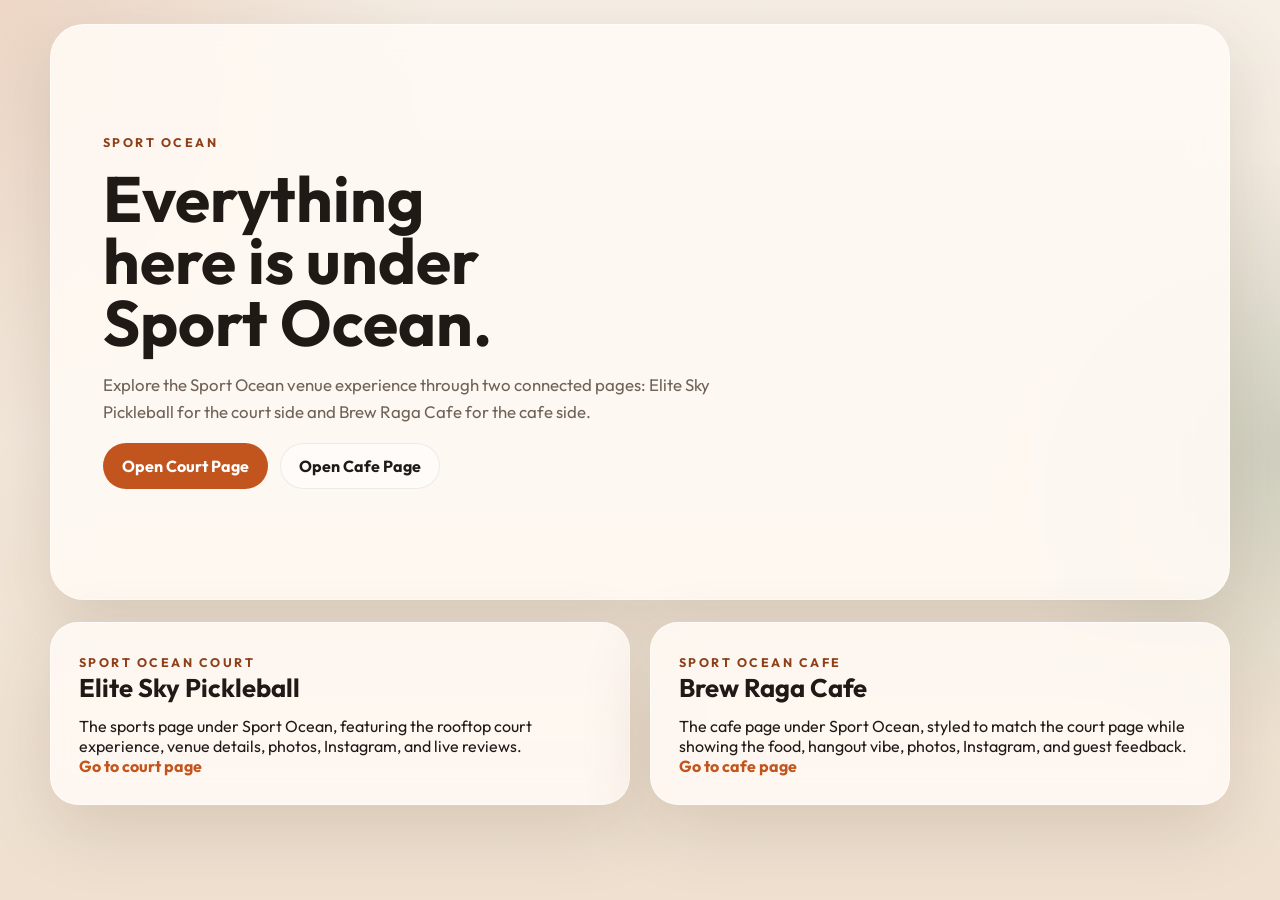
<file: index.html>
<!DOCTYPE html>
<html lang="en">
<head>
  <meta charset="UTF-8">
  <meta name="viewport" content="width=device-width, initial-scale=1.0">
  <title>Sport Ocean</title>
  <link rel="preconnect" href="https://fonts.googleapis.com">
  <link rel="preconnect" href="https://fonts.gstatic.com" crossorigin>
  <link href="https://fonts.googleapis.com/css2?family=Outfit:wght@300;400;500;600;700;800&display=swap" rel="stylesheet">
  <link rel="stylesheet" href="./styles.css">
</head>
<body class="landing-page">
  <main class="landing-shell">
    <section class="landing-hero">
      <p class="eyebrow">Sport Ocean</p>
      <h1>Everything here is under Sport Ocean.</h1>
      <p class="hero-copy">
        Explore the Sport Ocean venue experience through two connected pages: Elite Sky Pickleball for the court side and Brew Raga Cafe for the cafe side.
      </p>
      <div class="landing-actions">
        <a class="primary-btn" href="./pickleball.html">Open Court Page</a>
        <a class="ghost-btn" href="./cafe.html">Open Cafe Page</a>
      </div>
    </section>

    <section class="landing-grid">
      <article class="landing-card">
        <span class="card-kicker">Sport Ocean Court</span>
        <h2>Elite Sky Pickleball</h2>
        <p>The sports page under Sport Ocean, featuring the rooftop court experience, venue details, photos, Instagram, and live reviews.</p>
        <a href="./pickleball.html">Go to court page</a>
      </article>

      <article class="landing-card">
        <span class="card-kicker">Sport Ocean Cafe</span>
        <h2>Brew Raga Cafe</h2>
        <p>The cafe page under Sport Ocean, styled to match the court page while showing the food, hangout vibe, photos, Instagram, and guest feedback.</p>
        <a href="./cafe.html">Go to cafe page</a>
      </article>
    </section>
  </main>
</body>
</html>
</file>
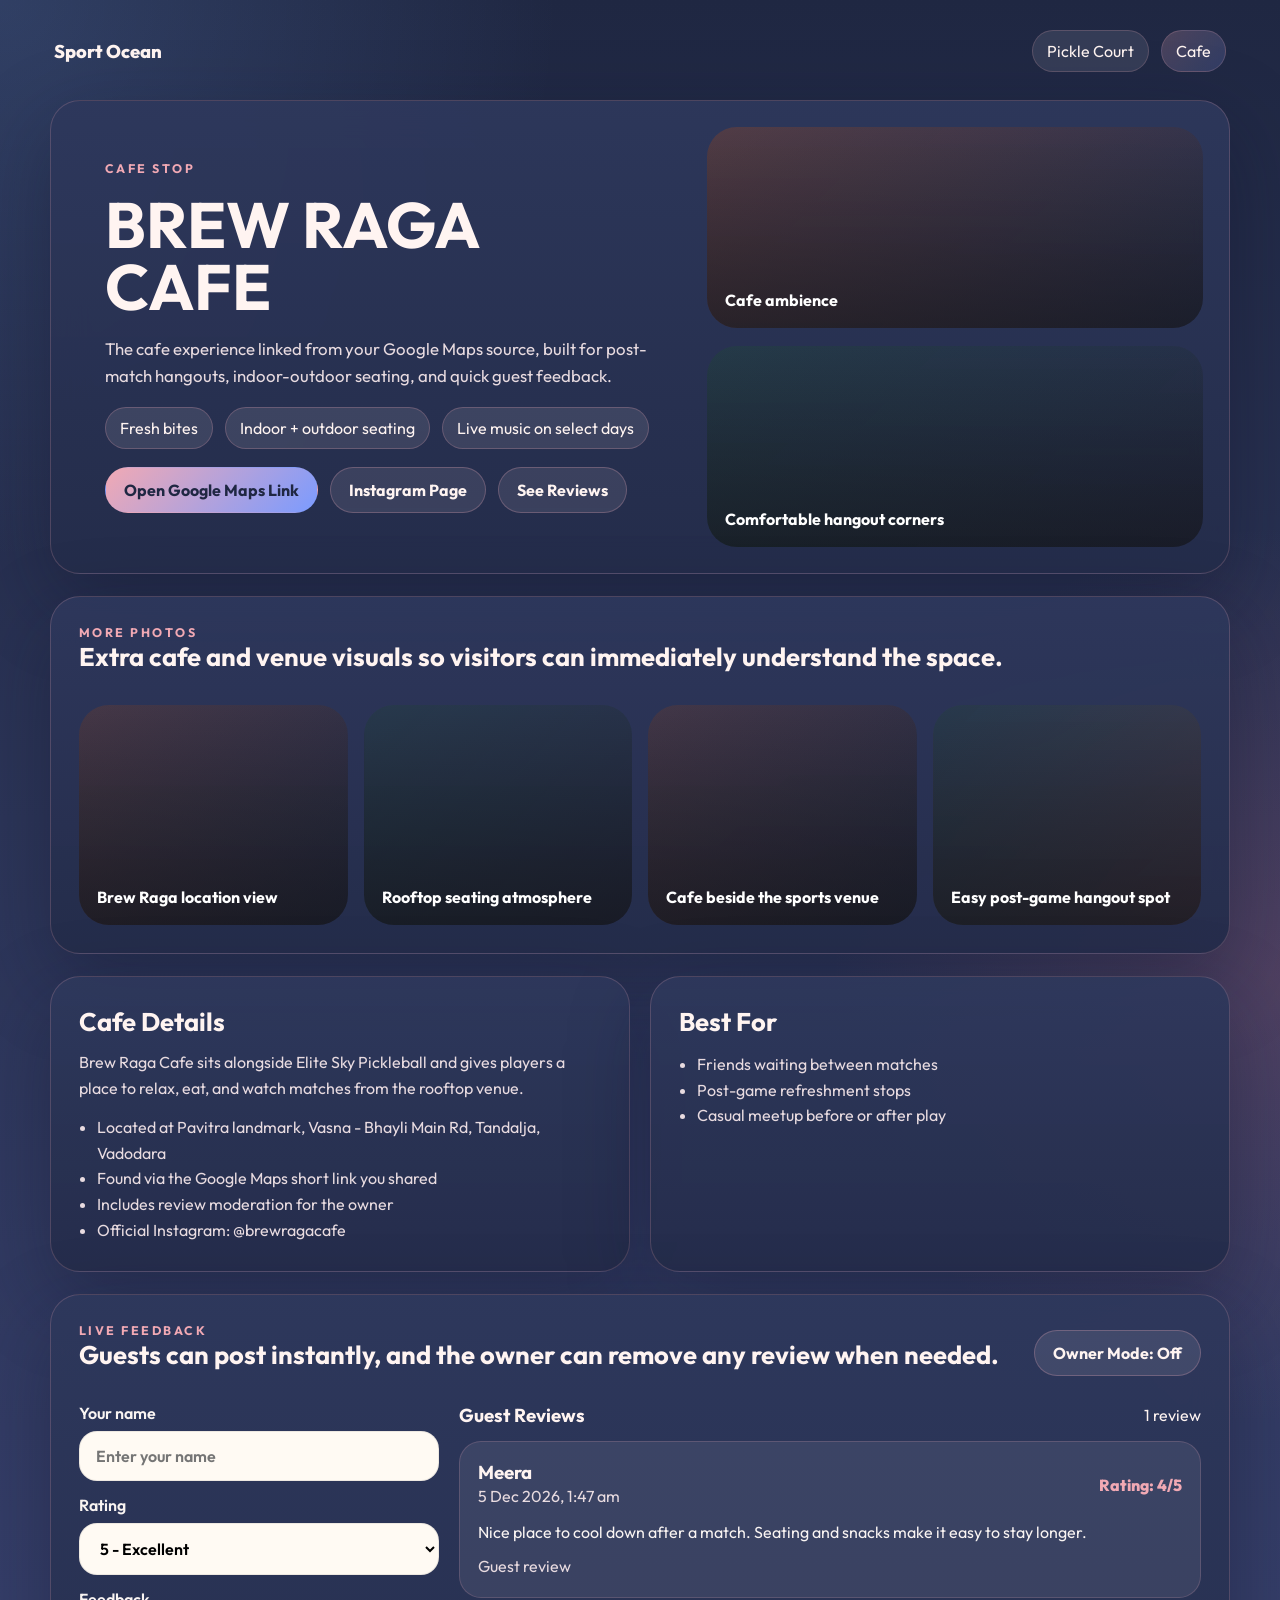
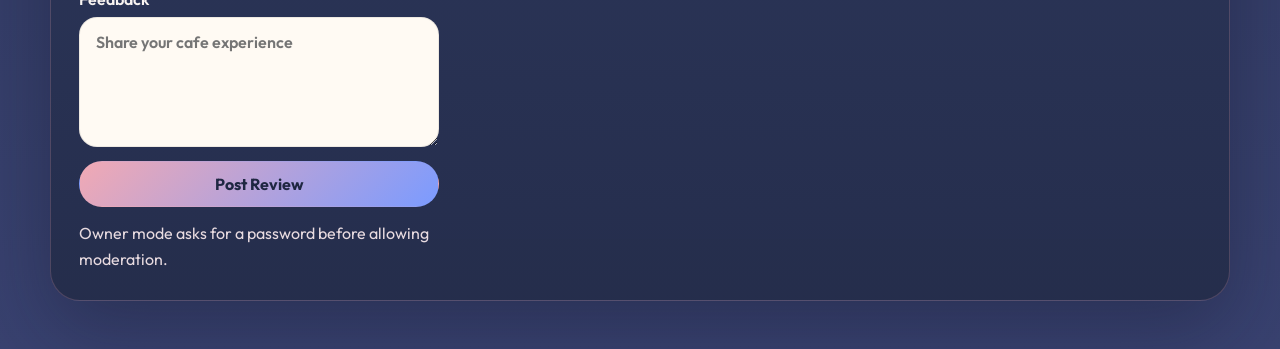
<file: cafe.html>
<!DOCTYPE html>
<html lang="en">
<head>
  <meta charset="UTF-8">
  <meta name="viewport" content="width=device-width, initial-scale=1.0">
  <title>Brew Raga Cafe</title>
  <link rel="preconnect" href="https://fonts.googleapis.com">
  <link rel="preconnect" href="https://fonts.gstatic.com" crossorigin>
  <link href="https://fonts.googleapis.com/css2?family=Outfit:wght@300;400;500;600;700;800&display=swap" rel="stylesheet">
  <link rel="stylesheet" href="./styles.css">
</head>
<body data-venue="cafe">
  <main class="venue-shell">
    <nav class="topbar">
      <a class="brand-mark" href="./index.html">Sport Ocean</a>
      <div class="topbar-links">
        <a href="./pickleball.html">Pickle Court</a>
        <a href="./cafe.html" aria-current="page">Cafe</a>
      </div>
    </nav>

    <section class="hero-section cafe-hero">
      <div class="hero-copy-block">
        <p class="eyebrow">Cafe Stop</p>
        <h1>BREW RAGA CAFE</h1>
        <p class="hero-copy">
          The cafe experience linked from your Google Maps source, built for post-match hangouts, indoor-outdoor seating, and quick guest feedback.
        </p>
        <div class="meta-cluster">
          <span>Fresh bites</span>
          <span>Indoor + outdoor seating</span>
          <span>Live music on select days</span>
        </div>
        <div class="hero-actions">
          <a class="primary-btn" href="https://maps.app.goo.gl/JNR88HnbmmFS7pEm9" target="_blank" rel="noreferrer">Open Google Maps Link</a>
          <a class="ghost-btn" href="https://www.instagram.com/brewragacafe?igsh=MWx5dDA2NWZ0aG1iMQ==" target="_blank" rel="noreferrer">Instagram Page</a>
          <a class="ghost-btn" href="#reviews">See Reviews</a>
        </div>
      </div>

      <div class="visual-panel">
        <div class="image-stack">
          <div class="venue-photo venue-photo-cafe-1">
            <span>Cafe ambience</span>
          </div>
          <div class="venue-photo venue-photo-cafe-2">
            <span>Comfortable hangout corners</span>
          </div>
        </div>
      </div>
    </section>

    <section class="gallery-section">
      <div class="section-heading gallery-heading">
        <div>
          <p class="eyebrow">More Photos</p>
          <h2>Extra cafe and venue visuals so visitors can immediately understand the space.</h2>
        </div>
      </div>
      <div class="photo-gallery">
        <div class="gallery-photo gallery-cafe-1"><span>Brew Raga location view</span></div>
        <div class="gallery-photo gallery-cafe-2"><span>Rooftop seating atmosphere</span></div>
        <div class="gallery-photo gallery-cafe-3"><span>Cafe beside the sports venue</span></div>
        <div class="gallery-photo gallery-cafe-4"><span>Easy post-game hangout spot</span></div>
      </div>
    </section>

    <section class="details-grid">
      <article class="detail-card">
        <h2>Cafe Details</h2>
        <p>Brew Raga Cafe sits alongside Elite Sky Pickleball and gives players a place to relax, eat, and watch matches from the rooftop venue.</p>
        <ul>
          <li>Located at Pavitra landmark, Vasna - Bhayli Main Rd, Tandalja, Vadodara</li>
          <li>Found via the Google Maps short link you shared</li>
          <li>Includes review moderation for the owner</li>
          <li>Official Instagram: @brewragacafe</li>
        </ul>
      </article>

      <article class="detail-card">
        <h2>Best For</h2>
        <ul>
          <li>Friends waiting between matches</li>
          <li>Post-game refreshment stops</li>
          <li>Casual meetup before or after play</li>
        </ul>
      </article>
    </section>

    <section class="reviews-section" id="reviews">
      <div class="section-heading">
        <div>
          <p class="eyebrow">Live Feedback</p>
          <h2>Guests can post instantly, and the owner can remove any review when needed.</h2>
        </div>
        <button class="owner-toggle" type="button" data-owner-toggle>Owner Mode: Off</button>
      </div>

      <div class="reviews-layout">
        <form class="review-form" data-review-form>
          <label>
            Your name
            <input type="text" name="name" maxlength="40" placeholder="Enter your name" required>
          </label>
          <label>
            Rating
            <select name="rating" required>
              <option value="5">5 - Excellent</option>
              <option value="4">4 - Very good</option>
              <option value="3">3 - Good</option>
              <option value="2">2 - Okay</option>
              <option value="1">1 - Needs work</option>
            </select>
          </label>
          <label>
            Feedback
            <textarea name="message" rows="5" maxlength="280" placeholder="Share your cafe experience" required></textarea>
          </label>
          <button class="primary-btn wide-btn" type="submit">Post Review</button>
          <p class="form-note">Owner mode asks for a password before allowing moderation.</p>
        </form>

        <div class="review-feed">
          <div class="feed-header">
            <h3>Guest Reviews</h3>
            <p data-review-count>0 reviews</p>
          </div>
          <div class="review-list" data-review-list></div>
        </div>
      </div>
    </section>
  </main>

  <script src="./app.js"></script>
</body>
</html>
</file>
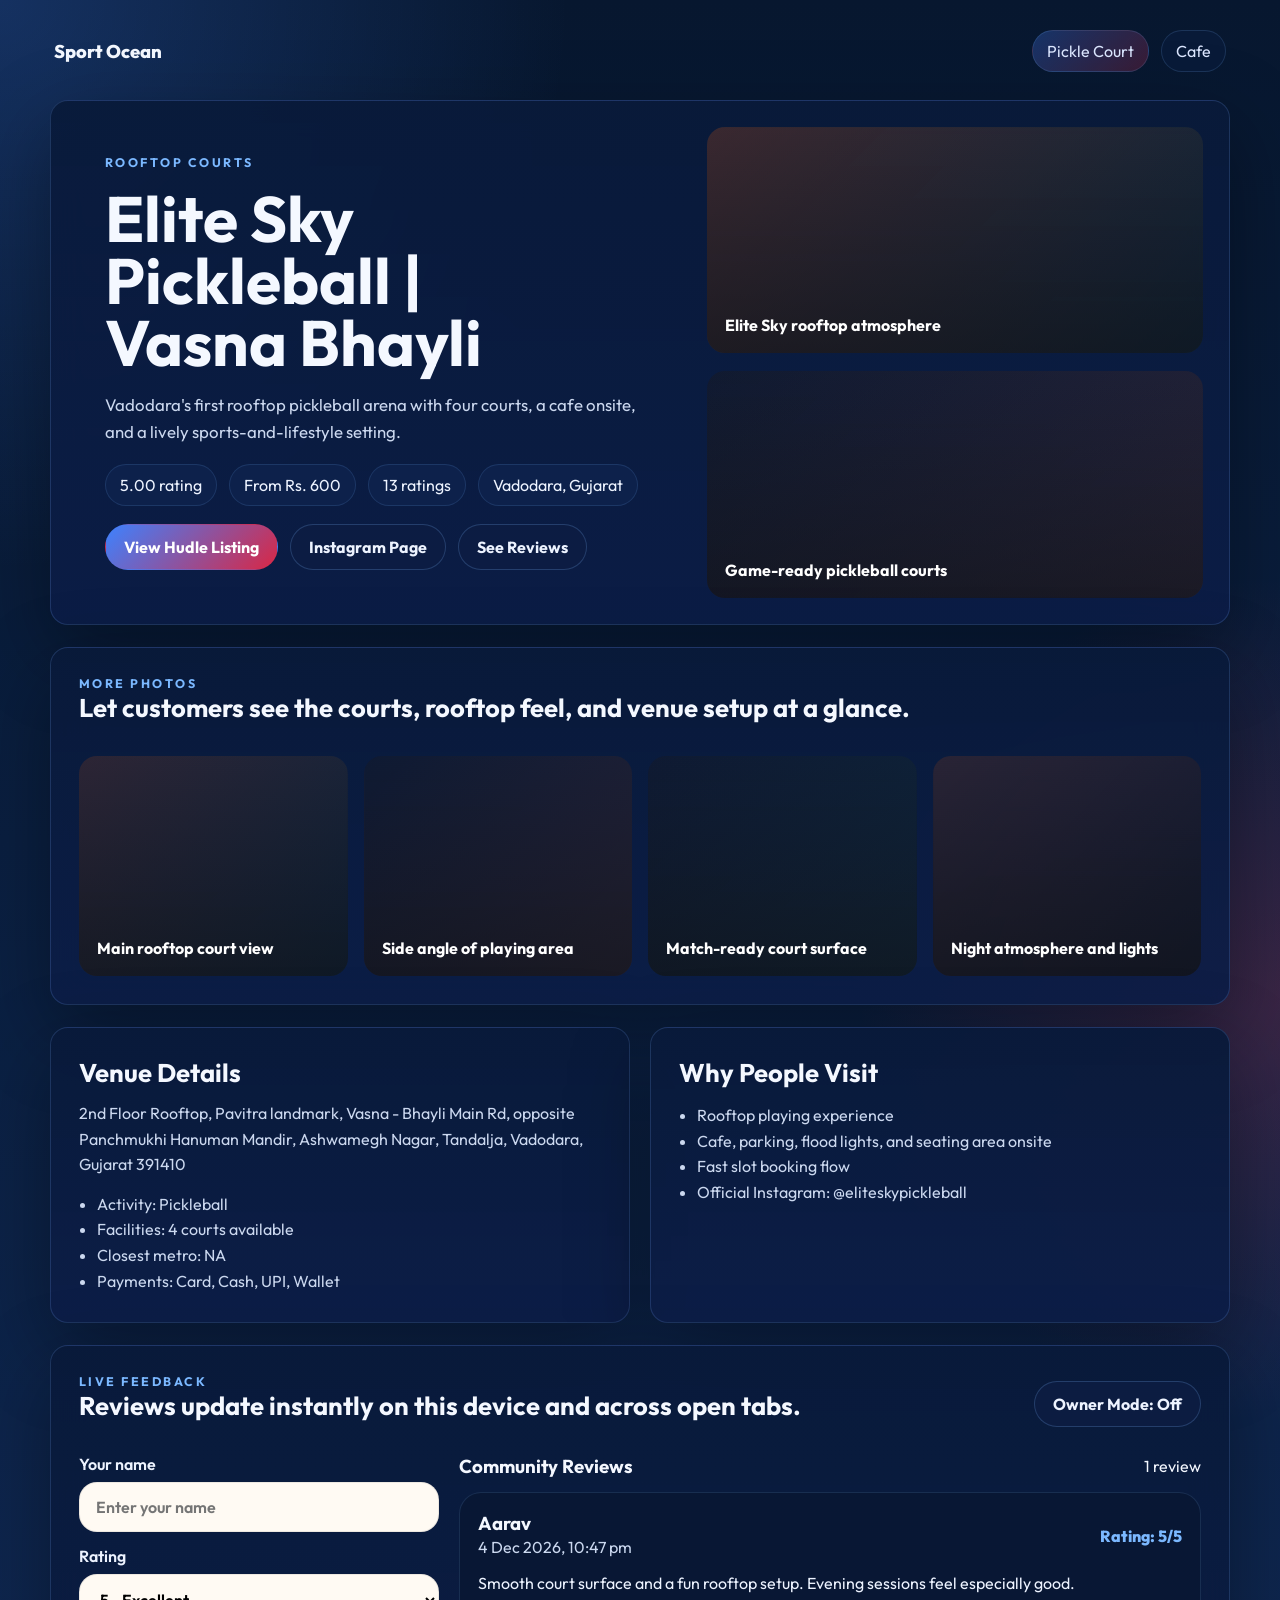
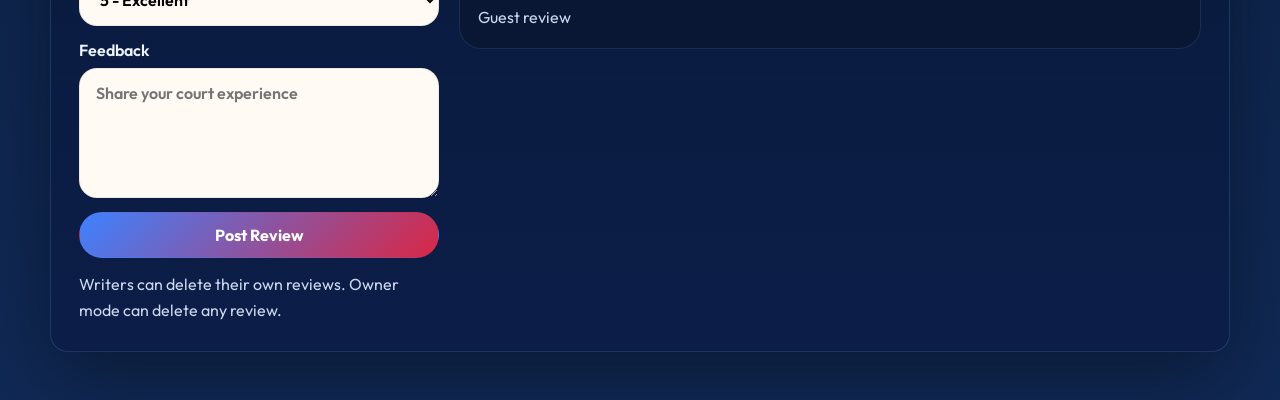
<file: pickleball.html>
<!DOCTYPE html>
<html lang="en">
<head>
  <meta charset="UTF-8">
  <meta name="viewport" content="width=device-width, initial-scale=1.0">
  <title>Elite Sky Pickleball</title>
  <link rel="preconnect" href="https://fonts.googleapis.com">
  <link rel="preconnect" href="https://fonts.gstatic.com" crossorigin>
  <link href="https://fonts.googleapis.com/css2?family=Outfit:wght@300;400;500;600;700;800&display=swap" rel="stylesheet">
  <link rel="stylesheet" href="./styles.css">
</head>
<body data-venue="pickleball">
  <main class="venue-shell">
    <nav class="topbar">
      <a class="brand-mark" href="./index.html">Sport Ocean</a>
      <div class="topbar-links">
        <a href="./pickleball.html" aria-current="page">Pickle Court</a>
        <a href="./cafe.html">Cafe</a>
      </div>
    </nav>

    <section class="hero-section">
      <div class="hero-copy-block">
        <p class="eyebrow">Rooftop Courts</p>
        <h1>Elite Sky Pickleball | Vasna Bhayli</h1>
        <p class="hero-copy">
          Vadodara's first rooftop pickleball arena with four courts, a cafe onsite, and a lively sports-and-lifestyle setting.
        </p>
        <div class="meta-cluster">
          <span>5.00 rating</span>
          <span>From Rs. 600</span>
          <span>13 ratings</span>
          <span>Vadodara, Gujarat</span>
        </div>
        <div class="hero-actions">
          <a class="primary-btn" href="https://hudle.in/venues/elite-sky-pickleball/165867" target="_blank" rel="noreferrer">View Hudle Listing</a>
          <a class="ghost-btn" href="https://www.instagram.com/eliteskypickleball?igsh=eHVvZG51dTd5djdr" target="_blank" rel="noreferrer">Instagram Page</a>
          <a class="ghost-btn" href="#reviews">See Reviews</a>
        </div>
      </div>

      <div class="visual-panel">
        <div class="image-stack">
          <div class="venue-photo venue-photo-pickle-1">
            <span>Elite Sky rooftop atmosphere</span>
          </div>
          <div class="venue-photo venue-photo-pickle-2">
            <span>Game-ready pickleball courts</span>
          </div>
        </div>
      </div>
    </section>

    <section class="gallery-section">
      <div class="section-heading gallery-heading">
        <div>
          <p class="eyebrow">More Photos</p>
          <h2>Let customers see the courts, rooftop feel, and venue setup at a glance.</h2>
        </div>
      </div>
      <div class="photo-gallery">
        <div class="gallery-photo gallery-pickle-1"><span>Main rooftop court view</span></div>
        <div class="gallery-photo gallery-pickle-2"><span>Side angle of playing area</span></div>
        <div class="gallery-photo gallery-pickle-3"><span>Match-ready court surface</span></div>
        <div class="gallery-photo gallery-pickle-4"><span>Night atmosphere and lights</span></div>
      </div>
    </section>

    <section class="details-grid">
      <article class="detail-card">
        <h2>Venue Details</h2>
        <p>2nd Floor Rooftop, Pavitra landmark, Vasna - Bhayli Main Rd, opposite Panchmukhi Hanuman Mandir, Ashwamegh Nagar, Tandalja, Vadodara, Gujarat 391410</p>
        <ul>
          <li>Activity: Pickleball</li>
          <li>Facilities: 4 courts available</li>
          <li>Closest metro: NA</li>
          <li>Payments: Card, Cash, UPI, Wallet</li>
        </ul>
      </article>

      <article class="detail-card">
        <h2>Why People Visit</h2>
        <ul>
          <li>Rooftop playing experience</li>
          <li>Cafe, parking, flood lights, and seating area onsite</li>
          <li>Fast slot booking flow</li>
          <li>Official Instagram: @eliteskypickleball</li>
        </ul>
      </article>
    </section>

    <section class="reviews-section" id="reviews">
      <div class="section-heading">
        <div>
          <p class="eyebrow">Live Feedback</p>
          <h2>Reviews update instantly on this device and across open tabs.</h2>
        </div>
        <button class="owner-toggle" type="button" data-owner-toggle>Owner Mode: Off</button>
      </div>

      <div class="reviews-layout">
        <form class="review-form" data-review-form>
          <label>
            Your name
            <input type="text" name="name" maxlength="40" placeholder="Enter your name" required>
          </label>
          <label>
            Rating
            <select name="rating" required>
              <option value="5">5 - Excellent</option>
              <option value="4">4 - Very good</option>
              <option value="3">3 - Good</option>
              <option value="2">2 - Okay</option>
              <option value="1">1 - Needs work</option>
            </select>
          </label>
          <label>
            Feedback
            <textarea name="message" rows="5" maxlength="280" placeholder="Share your court experience" required></textarea>
          </label>
          <button class="primary-btn wide-btn" type="submit">Post Review</button>
          <p class="form-note">Writers can delete their own reviews. Owner mode can delete any review.</p>
        </form>

        <div class="review-feed">
          <div class="feed-header">
            <h3>Community Reviews</h3>
            <p data-review-count>0 reviews</p>
          </div>
          <div class="review-list" data-review-list></div>
        </div>
      </div>
    </section>
  </main>

  <script src="./app.js"></script>
</body>
</html>
</file>
<file: styles.css>
:root {
  --bg: #f6efe4;
  --surface: rgba(255, 250, 244, 0.9);
  --surface-strong: #fffaf3;
  --text: #1f1a16;
  --muted: #6f6258;
  --accent: #c2551d;
  --accent-dark: #8f3f18;
  --line: rgba(31, 26, 22, 0.08);
  --success: #215c3a;
  --shadow: 0 24px 70px rgba(90, 61, 36, 0.16);
}

* {
  box-sizing: border-box;
}

html {
  scroll-behavior: smooth;
}

body {
  margin: 0;
  font-family: "Outfit", sans-serif;
  color: var(--text);
  background:
    radial-gradient(circle at top left, rgba(194, 85, 29, 0.16), transparent 28%),
    radial-gradient(circle at right center, rgba(33, 92, 58, 0.16), transparent 22%),
    linear-gradient(180deg, #f5efe6 0%, #efe0cf 100%);
}

body[data-venue="pickleball"] {
  background:
    radial-gradient(circle at top left, rgba(65, 132, 255, 0.24), transparent 24%),
    radial-gradient(circle at right center, rgba(224, 56, 78, 0.22), transparent 26%),
    linear-gradient(180deg, #07172f 0%, #0a1f40 42%, #102955 100%);
  color: #edf3ff;
}

body[data-venue="cafe"] {
  background:
    radial-gradient(circle at top left, rgba(127, 173, 255, 0.18), transparent 24%),
    radial-gradient(circle at right center, rgba(233, 111, 128, 0.18), transparent 28%),
    linear-gradient(180deg, #1f2742 0%, #2c3558 42%, #394270 100%);
  color: #f9f4f2;
}

a {
  color: inherit;
  text-decoration: none;
}

button,
input,
select,
textarea {
  font: inherit;
}

.landing-page,
.venue-shell {
  min-height: 100vh;
}

.landing-shell,
.venue-shell {
  width: min(1180px, calc(100% - 32px));
  margin: 0 auto;
  padding: 24px 0 48px;
}

.landing-hero,
.hero-section,
.details-grid,
.gallery-section,
.reviews-section,
.landing-grid {
  animation: rise 0.7s ease both;
}

.landing-hero,
.hero-section,
.gallery-section,
.detail-card,
.reviews-section,
.landing-card {
  background: var(--surface);
  backdrop-filter: blur(18px);
  border: 1px solid rgba(255, 255, 255, 0.55);
  box-shadow: var(--shadow);
}

body[data-venue="pickleball"] .hero-section,
body[data-venue="pickleball"] .gallery-section,
body[data-venue="pickleball"] .detail-card,
body[data-venue="pickleball"] .reviews-section {
  background: linear-gradient(180deg, rgba(9, 26, 58, 0.95), rgba(12, 29, 71, 0.9));
  border: 1px solid rgba(123, 169, 255, 0.18);
  box-shadow: 0 28px 80px rgba(0, 0, 0, 0.35);
}

body[data-venue="cafe"] .hero-section,
body[data-venue="cafe"] .gallery-section,
body[data-venue="cafe"] .detail-card,
body[data-venue="cafe"] .reviews-section {
  background: linear-gradient(180deg, rgba(46, 56, 92, 0.92), rgba(36, 44, 74, 0.94));
  border: 1px solid rgba(243, 169, 180, 0.2);
  box-shadow: 0 28px 80px rgba(14, 18, 38, 0.34);
}

.landing-hero,
.hero-section {
  border-radius: 34px;
}

.landing-hero {
  padding: 52px;
  min-height: 64vh;
  display: grid;
  align-content: center;
  gap: 18px;
}

.landing-grid {
  display: grid;
  grid-template-columns: repeat(2, minmax(0, 1fr));
  gap: 20px;
  margin-top: 22px;
}

.landing-card,
.detail-card,
.gallery-section,
.reviews-section {
  border-radius: 28px;
  padding: 28px;
}

.landing-card a {
  color: var(--accent);
  font-weight: 700;
}

body[data-venue="pickleball"] .brand-mark,
body[data-venue="pickleball"] h1,
body[data-venue="pickleball"] h2,
body[data-venue="pickleball"] h3,
body[data-venue="pickleball"] .feed-header p {
  color: #f4f8ff;
}

body[data-venue="cafe"] .brand-mark,
body[data-venue="cafe"] h1,
body[data-venue="cafe"] h2,
body[data-venue="cafe"] h3,
body[data-venue="cafe"] .feed-header p {
  color: #fff4f1;
}

.eyebrow,
.card-kicker {
  letter-spacing: 0.2em;
  text-transform: uppercase;
  color: var(--accent-dark);
  font-weight: 700;
  font-size: 0.78rem;
}

body[data-venue="pickleball"] .eyebrow {
  color: #7bb8ff;
}

body[data-venue="cafe"] .eyebrow {
  color: #f1a9b4;
}

h1,
h2,
h3,
p {
  margin: 0;
}

h1 {
  font-size: clamp(2.4rem, 5vw, 4.9rem);
  line-height: 0.97;
  max-width: 10ch;
}

h2 {
  font-size: clamp(1.5rem, 2vw, 2rem);
  margin-bottom: 12px;
}

.hero-copy {
  max-width: 60ch;
  color: var(--muted);
  font-size: 1.05rem;
  line-height: 1.6;
}

body[data-venue="pickleball"] .hero-copy,
body[data-venue="pickleball"] .detail-card p,
body[data-venue="pickleball"] .detail-card li,
body[data-venue="pickleball"] .form-note,
body[data-venue="pickleball"] .review-meta,
body[data-venue="pickleball"] .empty-state {
  color: #cbd8ef;
}

body[data-venue="cafe"] .hero-copy,
body[data-venue="cafe"] .detail-card p,
body[data-venue="cafe"] .detail-card li,
body[data-venue="cafe"] .form-note,
body[data-venue="cafe"] .review-meta,
body[data-venue="cafe"] .empty-state {
  color: #e8dbe0;
}

.landing-actions,
.hero-actions,
.topbar,
.topbar-links,
.meta-cluster,
.section-heading,
.feed-header {
  display: flex;
  align-items: center;
  gap: 12px;
}

.landing-actions,
.hero-actions {
  flex-wrap: wrap;
}

.primary-btn,
.ghost-btn,
.owner-toggle,
.delete-btn {
  border-radius: 999px;
  border: 1px solid transparent;
  padding: 12px 18px;
  font-weight: 700;
  cursor: pointer;
  transition: transform 0.2s ease, background 0.2s ease, border-color 0.2s ease;
}

.primary-btn {
  background: var(--accent);
  color: #fff;
}

.ghost-btn,
.owner-toggle {
  background: rgba(255, 255, 255, 0.5);
  border-color: rgba(31, 26, 22, 0.08);
}

body[data-venue="pickleball"] .primary-btn {
  background: linear-gradient(135deg, #3d82ff, #d92745);
  color: #ffffff;
}

body[data-venue="pickleball"] .ghost-btn,
body[data-venue="pickleball"] .owner-toggle {
  background: rgba(13, 30, 67, 0.78);
  border-color: rgba(123, 184, 255, 0.22);
  color: #edf3ff;
}

body[data-venue="cafe"] .primary-btn {
  background: linear-gradient(135deg, #f1a9b4, #7b9bff);
  color: #1f2742;
}

body[data-venue="cafe"] .ghost-btn,
body[data-venue="cafe"] .owner-toggle {
  background: rgba(245, 237, 245, 0.1);
  border-color: rgba(241, 169, 180, 0.26);
  color: #fff4f1;
}

.primary-btn:hover,
.ghost-btn:hover,
.owner-toggle:hover,
.delete-btn:hover {
  transform: translateY(-1px);
}

.wide-btn {
  width: 100%;
  justify-content: center;
}

.topbar {
  justify-content: space-between;
  margin-bottom: 22px;
  padding: 6px 4px;
}

.brand-mark {
  font-size: 1.15rem;
  font-weight: 800;
}

.topbar-links a {
  padding: 10px 14px;
  border-radius: 999px;
  background: rgba(255, 255, 255, 0.45);
}

.topbar-links a[aria-current="page"] {
  background: #fff;
}

body[data-venue="pickleball"] .topbar-links a {
  background: rgba(10, 28, 59, 0.78);
  color: #dce7ff;
  border: 1px solid rgba(123, 184, 255, 0.16);
}

body[data-venue="pickleball"] .topbar-links a[aria-current="page"] {
  background: linear-gradient(135deg, rgba(61, 130, 255, 0.28), rgba(217, 39, 69, 0.24));
}

body[data-venue="cafe"] .topbar-links a {
  background: rgba(245, 239, 247, 0.1);
  color: #fff4f1;
  border: 1px solid rgba(241, 169, 180, 0.2);
}

body[data-venue="cafe"] .topbar-links a[aria-current="page"] {
  background: linear-gradient(135deg, rgba(241, 169, 180, 0.22), rgba(123, 155, 255, 0.18));
}

.hero-section {
  padding: 26px;
  display: grid;
  grid-template-columns: 1.1fr 0.9fr;
  gap: 24px;
}

.hero-copy-block {
  padding: 28px;
  display: grid;
  gap: 18px;
  align-content: center;
}

.meta-cluster {
  flex-wrap: wrap;
}

.meta-cluster span {
  padding: 10px 14px;
  border-radius: 999px;
  background: rgba(255, 255, 255, 0.65);
  border: 1px solid rgba(31, 26, 22, 0.08);
}

body[data-venue="pickleball"] .meta-cluster span {
  background: rgba(15, 36, 78, 0.86);
  border-color: rgba(123, 184, 255, 0.14);
  color: #edf3ff;
}

body[data-venue="cafe"] .meta-cluster span {
  background: rgba(248, 240, 245, 0.1);
  border-color: rgba(241, 169, 180, 0.24);
  color: #fff4f1;
}

.visual-panel {
  min-height: 420px;
}

.image-stack {
  height: 100%;
  display: grid;
  gap: 18px;
}

.venue-photo {
  min-height: 200px;
  border-radius: 24px;
  padding: 18px;
  display: flex;
  align-items: flex-end;
  color: #fff;
  font-weight: 700;
  background-size: cover;
  background-position: center;
  position: relative;
  overflow: hidden;
}

body[data-venue="pickleball"] .hero-section,
body[data-venue="pickleball"] .gallery-section,
body[data-venue="pickleball"] .detail-card,
body[data-venue="pickleball"] .reviews-section,
body[data-venue="pickleball"] .venue-photo,
body[data-venue="pickleball"] .gallery-photo {
  border-radius: 18px;
}

body[data-venue="cafe"] .hero-section,
body[data-venue="cafe"] .gallery-section,
body[data-venue="cafe"] .detail-card,
body[data-venue="cafe"] .reviews-section,
body[data-venue="cafe"] .venue-photo,
body[data-venue="cafe"] .gallery-photo {
  border-radius: 30px;
}

.venue-photo::before {
  content: "";
  position: absolute;
  inset: 0;
  background: linear-gradient(180deg, rgba(16, 16, 16, 0.05), rgba(16, 16, 16, 0.55));
}

.venue-photo span {
  position: relative;
  z-index: 1;
}

.venue-photo-pickle-1 {
  background-image:
    linear-gradient(135deg, rgba(194, 85, 29, 0.28), rgba(33, 92, 58, 0.16)),
    url("https://d3mt0x61rkkfy3.cloudfront.net/venue/9cf219c0-c59c-4ee3-95b6-630eefc10661/original/1771327213-web_image");
}

.venue-photo-pickle-2 {
  background-image:
    linear-gradient(135deg, rgba(31, 26, 22, 0.3), rgba(194, 85, 29, 0.16)),
    url("https://d3mt0x61rkkfy3.cloudfront.net/venue/9cf219c0-c59c-4ee3-95b6-630eefc10661/original/1771359970-image_cropper_1771359961562.jpg");
}

.venue-photo-cafe-1 {
  background-image:
    linear-gradient(135deg, rgba(194, 85, 29, 0.28), rgba(31, 26, 22, 0.12)),
    url("https://maps.google.com/maps/api/staticmap?center=22.2950132%2C73.1391887&zoom=17&size=900x900&language=en&sensor=false&key=AIzaSyBoYjeRtfVI0Jd8Q_9mnflo9i4sOYpShB0&signature=i39mcfn4D9kRv5E54ROTFiSUU2o");
}

.venue-photo-cafe-2 {
  background-image:
    linear-gradient(135deg, rgba(33, 92, 58, 0.26), rgba(31, 26, 22, 0.1)),
    url("https://d3mt0x61rkkfy3.cloudfront.net/venue/9cf219c0-c59c-4ee3-95b6-630eefc10661/original/1771359972-image_cropper_1771359965655.jpg");
}

.details-grid {
  display: grid;
  grid-template-columns: repeat(2, minmax(0, 1fr));
  gap: 20px;
  margin-top: 22px;
}

.gallery-section {
  margin-top: 22px;
}

.gallery-heading {
  margin-bottom: 18px;
}

.photo-gallery {
  display: grid;
  grid-template-columns: repeat(4, minmax(0, 1fr));
  gap: 16px;
}

.gallery-photo {
  min-height: 220px;
  border-radius: 22px;
  padding: 18px;
  display: flex;
  align-items: flex-end;
  position: relative;
  overflow: hidden;
  color: #fff;
  font-weight: 700;
  background-size: cover;
  background-position: center;
}

.gallery-photo::before {
  content: "";
  position: absolute;
  inset: 0;
  background: linear-gradient(180deg, rgba(16, 16, 16, 0.06), rgba(16, 16, 16, 0.58));
}

.gallery-photo span {
  position: relative;
  z-index: 1;
}

.gallery-pickle-1 {
  background-image:
    linear-gradient(135deg, rgba(194, 85, 29, 0.2), rgba(33, 92, 58, 0.14)),
    url("https://d3mt0x61rkkfy3.cloudfront.net/venue/9cf219c0-c59c-4ee3-95b6-630eefc10661/original/1771327213-web_image");
}

.gallery-pickle-2 {
  background-image:
    linear-gradient(135deg, rgba(31, 26, 22, 0.22), rgba(194, 85, 29, 0.16)),
    url("https://d3mt0x61rkkfy3.cloudfront.net/venue/9cf219c0-c59c-4ee3-95b6-630eefc10661/original/1771359970-image_cropper_1771359963611.jpg");
}

.gallery-pickle-3 {
  background-image:
    linear-gradient(135deg, rgba(31, 26, 22, 0.24), rgba(33, 92, 58, 0.18)),
    url("https://d3mt0x61rkkfy3.cloudfront.net/venue/9cf219c0-c59c-4ee3-95b6-630eefc10661/original/1771359971-image_cropper_1771359964795.jpg");
}

.gallery-pickle-4 {
  background-image:
    linear-gradient(135deg, rgba(194, 85, 29, 0.18), rgba(31, 26, 22, 0.28)),
    url("https://d3mt0x61rkkfy3.cloudfront.net/venue/9cf219c0-c59c-4ee3-95b6-630eefc10661/original/1771359974-image_cropper_1771359969047.jpg");
}

.gallery-cafe-1 {
  background-image:
    linear-gradient(135deg, rgba(194, 85, 29, 0.2), rgba(31, 26, 22, 0.18)),
    url("https://maps.google.com/maps/api/staticmap?center=22.2950132%2C73.1391887&zoom=17&size=900x900&language=en&sensor=false&key=AIzaSyBoYjeRtfVI0Jd8Q_9mnflo9i4sOYpShB0&signature=i39mcfn4D9kRv5E54ROTFiSUU2o");
}

.gallery-cafe-2 {
  background-image:
    linear-gradient(135deg, rgba(33, 92, 58, 0.2), rgba(31, 26, 22, 0.16)),
    url("https://d3mt0x61rkkfy3.cloudfront.net/venue/9cf219c0-c59c-4ee3-95b6-630eefc10661/original/1771359972-image_cropper_1771359965655.jpg");
}

.gallery-cafe-3 {
  background-image:
    linear-gradient(135deg, rgba(194, 85, 29, 0.18), rgba(31, 26, 22, 0.24)),
    url("https://d3mt0x61rkkfy3.cloudfront.net/venue/9cf219c0-c59c-4ee3-95b6-630eefc10661/original/1771359972-image_cropper_1771359966410.jpg");
}

.gallery-cafe-4 {
  background-image:
    linear-gradient(135deg, rgba(33, 92, 58, 0.2), rgba(194, 85, 29, 0.14)),
    url("https://d3mt0x61rkkfy3.cloudfront.net/venue/9cf219c0-c59c-4ee3-95b6-630eefc10661/original/1771359973-image_cropper_1771359968171.jpg");
}

.detail-card p,
.detail-card li,
.form-note,
.review-meta,
.empty-state {
  color: var(--muted);
  line-height: 1.6;
}

ul {
  margin: 14px 0 0;
  padding-left: 18px;
}

.reviews-section {
  margin-top: 22px;
}

.section-heading {
  justify-content: space-between;
  margin-bottom: 20px;
}

.reviews-layout {
  display: grid;
  grid-template-columns: minmax(280px, 360px) minmax(0, 1fr);
  gap: 20px;
}

.review-form {
  display: grid;
  gap: 14px;
}

.review-form label {
  display: grid;
  gap: 8px;
  font-weight: 600;
}

.review-form input,
.review-form select,
.review-form textarea {
  width: 100%;
  border: 1px solid var(--line);
  border-radius: 18px;
  padding: 14px 16px;
  background: var(--surface-strong);
}

.review-feed {
  min-width: 0;
}

.feed-header {
  justify-content: space-between;
  margin-bottom: 14px;
}

.review-list {
  display: grid;
  gap: 14px;
}

.review-card {
  background: rgba(255, 255, 255, 0.72);
  border: 1px solid rgba(31, 26, 22, 0.08);
  border-radius: 22px;
  padding: 18px;
  display: grid;
  gap: 12px;
}

body[data-venue="pickleball"] .review-card {
  background: rgba(9, 24, 53, 0.9);
  border-color: rgba(123, 184, 255, 0.14);
}

body[data-venue="cafe"] .review-card {
  background: rgba(248, 241, 245, 0.08);
  border-color: rgba(241, 169, 180, 0.18);
}

.review-head,
.review-actions {
  display: flex;
  align-items: center;
  justify-content: space-between;
  gap: 12px;
}

.review-rating {
  color: var(--accent-dark);
  font-weight: 800;
}

body[data-venue="pickleball"] .review-rating {
  color: #7bb8ff;
}

body[data-venue="cafe"] .review-rating {
  color: #f1a9b4;
}

.delete-btn {
  background: rgba(143, 63, 24, 0.1);
  color: var(--accent-dark);
  padding-inline: 14px;
}

body[data-venue="pickleball"] .delete-btn {
  background: rgba(217, 39, 69, 0.16);
  color: #ffd2dc;
}

body[data-venue="cafe"] .delete-btn {
  background: rgba(241, 169, 180, 0.14);
  color: #ffe2e8;
}

.owner-active {
  background: rgba(33, 92, 58, 0.16);
  border-color: rgba(33, 92, 58, 0.26);
  color: var(--success);
}

.badge {
  display: inline-flex;
  align-items: center;
  padding: 6px 10px;
  border-radius: 999px;
  background: rgba(33, 92, 58, 0.12);
  color: var(--success);
  font-size: 0.85rem;
  font-weight: 700;
}

body[data-venue="pickleball"] .badge {
  background: rgba(61, 130, 255, 0.14);
  color: #bdd8ff;
}

body[data-venue="cafe"] .badge {
  background: rgba(241, 169, 180, 0.14);
  color: #ffd6de;
}

@keyframes rise {
  from {
    opacity: 0;
    transform: translateY(18px);
  }

  to {
    opacity: 1;
    transform: translateY(0);
  }
}

@media (max-width: 900px) {
  .hero-section,
  .details-grid,
  .photo-gallery,
  .reviews-layout,
  .landing-grid {
    grid-template-columns: 1fr;
  }

  .hero-copy-block,
  .landing-hero {
    padding: 20px;
  }

  .section-heading,
  .topbar {
    align-items: flex-start;
    flex-direction: column;
  }
}

@media (max-width: 640px) {
  .landing-shell,
  .venue-shell {
    width: min(100% - 20px, 1180px);
    padding-top: 16px;
    padding-bottom: 24px;
  }

  .landing-hero,
  .hero-section,
  .landing-card,
  .detail-card,
  .reviews-section {
    border-radius: 22px;
    padding: 18px;
  }

  h1 {
    max-width: 100%;
  }
}
</file>
